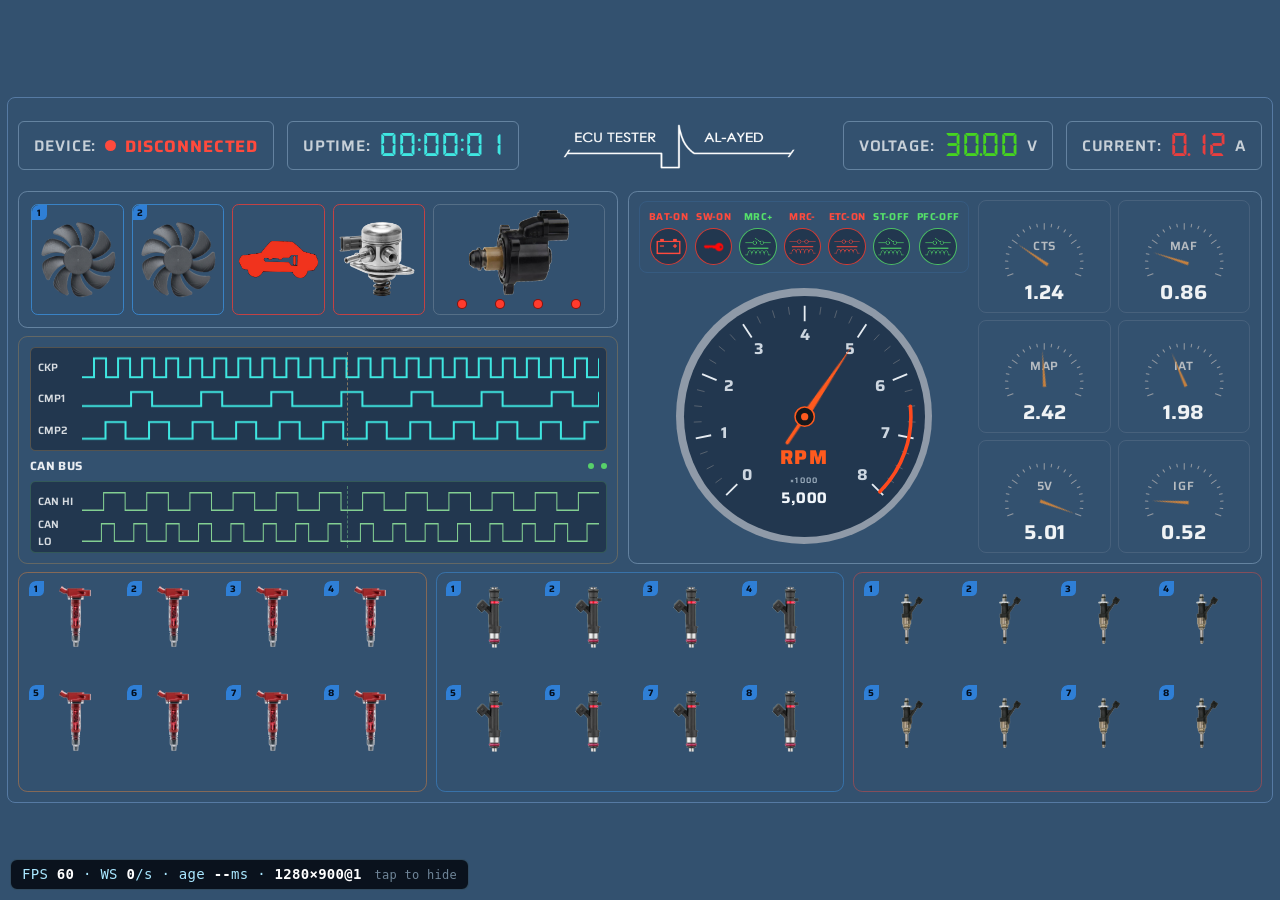
<file: web/index.html>
<!DOCTYPE html>
<html lang="en">
<head>
<meta charset="utf-8">
<meta name="viewport" content="width=device-width, initial-scale=1">
<title>ECU TESTER — AL-AYED</title>
<link rel="stylesheet" href="style.css">
</head>
<body>

<div class="stage" id="stage">
  <!-- Shared SVG gradient defs -->
  <svg width="0" height="0" style="position:absolute" aria-hidden="true"><defs>
    <linearGradient id="mgNeedle" x1="0" y1="0" x2="1" y2="1">
      <stop offset="0" stop-color="#f2b578"></stop>
      <stop offset="0.6" stop-color="#c07a38"></stop>
      <stop offset="1" stop-color="#8a4f1e"></stop>
    </linearGradient>
  </defs></svg>

  <div class="frame">

    <!-- ================= TOP BAR ================= -->
    <div class="topbar">
      <!-- DEVICE STATUS -->
      <div class="readout readout--device" id="device-panel">
        <span class="readout-label">DEVICE:</span>
        <div class="status-led"></div>
        <span class="status-text" id="device-status">CONNECTED</span>
      </div>

      <!-- UPTIME -->
      <div class="readout">
        <span class="readout-label">UPTIME:</span>
        <div class="seg seg--uptime">
          <span class="seg-value" id="uptime">00:00:00</span>
        </div>
      </div>

      <!-- CENTER LOGO -->
      <div class="logo-wrap">
        <img src="assets/img/logo_w.png" alt="ECU TESTER — AL-AYED">
      </div>

      <!-- VOLTAGE -->
      <div class="readout">
        <span class="readout-label">VOLTAGE:</span>
        <div class="seg seg--voltage">
          <span class="seg-value" id="voltage">30.00</span>
        </div>
        <span class="readout-unit">V</span>
      </div>

      <!-- CURRENT -->
      <div class="readout">
        <span class="readout-label">CURRENT:</span>
        <div class="seg seg--current">
          <span class="seg-value" id="current">0.12</span>
        </div>
        <span class="readout-unit">A</span>
      </div>
    </div>

    <!-- ================= MIDDLE ROW ================= -->
    <div class="mid">

      <!-- LEFT COLUMN -->
      <div class="left-col">

        <!-- STATUS BUTTON GRID -->
        <div class="status-grid">
          <div class="status-cell status-cell--fan" data-cell="fan1">
            <div class="num-badge">1</div>
            <img src="assets/img/fan.png" alt="FAN 1">
          </div>
          <div class="status-cell status-cell--fan status-cell--fan2" data-cell="fan2">
            <div class="num-badge">2</div>
            <img src="assets/img/fan.png" alt="FAN 2">
          </div>
          <div class="status-cell status-cell--red" data-cell="imo">
            <img src="assets/img/imo2.png" alt="IMO immobilizer">
          </div>
          <div class="status-cell status-cell--red" data-cell="hip">
            <img src="assets/img/hip.png" alt="HIP high-pressure pump">
          </div>
          <div class="status-cell status-cell--iac" id="iac-cell">
            <img src="assets/img/iac.png" alt="IAC valve">
            <div class="iac-leds">
              <div class="iac-led"></div>
              <div class="iac-led"></div>
              <div class="iac-led"></div>
              <div class="iac-led"></div>
            </div>
          </div>
        </div>

        <!-- OSCILLOSCOPE PANEL -->
        <div class="scope">
          <!-- CKP / CMP plot: one canvas for all three lanes. SVG path mutation
               is the priciest repeated paint on single-threaded TV renderers;
               canvas strokes the same square waves for a fraction of the cost. -->
          <div class="scope-plot scope-plot--ckp">
            <div class="scope-cursor"></div>
            <div class="scope-lanes">
              <span class="trace-label">CKP</span>
              <span class="trace-label">CMP1</span>
              <span class="trace-label">CMP2</span>
            </div>
            <canvas id="scope-canvas"></canvas>
          </div>
          <!-- CAN header -->
          <div class="scope-header">
            <span class="scope-header-title">CAN BUS</span>
            <span class="scope-header-spacer"></span>
            <span class="scope-header-dot"></span>
            <span class="scope-header-dot"></span>
          </div>
          <!-- CAN plot (decorative — no CAN channel in protocol v1). The scroll
               is a stepped (steps()) transform of a background-image div:
               composited, and it damages the screen a few times a second
               instead of every frame (see .can-scroll in style.css). -->
          <div class="scope-plot scope-plot--can">
            <div class="scope-cursor"></div>
            <div class="trace-row">
              <span class="trace-label">CAN HI</span>
              <div class="trace-clip">
                <div class="can-scroll can-scroll--hi" style="animation-duration: var(--canh-dur)"></div>
              </div>
            </div>
            <div class="trace-row">
              <span class="trace-label">CAN LO</span>
              <div class="trace-clip">
                <div class="can-scroll can-scroll--lo" style="animation-duration: var(--canl-dur)"></div>
              </div>
            </div>
          </div>
        </div>
      </div>

      <!-- RIGHT COLUMN : SENSOR GAUGES & RPM -->
      <div class="gauges-panel">
        <div class="gauges-row">
          <!-- left sub: indicators + RPM -->
          <div class="gauges-left">
            <div class="indicators" id="indicators"></div>

            <div class="rpm-wrap">
              <div class="rpm-bezel">
                <div class="rpm-face">
                  <svg viewBox="0 0 400 400">
                    <g id="rpm-ticks"></g>
                    <path id="rpm-redline" class="rpm-redline" fill="none" stroke="#ff4a1e" stroke-width="6" stroke-linecap="round"></path>
                    <g fill="#cdd6e0" font-family="Saira" font-size="26" font-weight="700" text-anchor="middle" dominant-baseline="central">
                      <text x="103.8" y="296.2">0</text>
                      <text x="66.6" y="226.5">1</text>
                      <text x="74.4" y="148.0">2</text>
                      <text x="124.4" y="86.9">3</text>
                      <text x="200" y="64">4</text>
                      <text x="275.6" y="86.9">5</text>
                      <text x="325.6" y="148.0">6</text>
                      <text x="333.4" y="226.5">7</text>
                      <text x="296.2" y="296.2">8</text>
                    </g>
                  </svg>
                  <!-- needle: the wrapper div carries the value rotation, the
                       svg element carries the demo wobble — both element-level
                       transforms (compositor-only); nothing rotates INSIDE an
                       svg (that repaints the dial per frame on TV renderers) -->
                  <div id="rpm-needle">
                    <svg class="rpm-needle-wobble" viewBox="0 0 400 400">
                      <polygon points="200,58 206,200 194,200" fill="#ff5a1e"></polygon>
                      <line x1="200" y1="200" x2="200" y2="252" stroke="#ff5a1e" stroke-width="6" stroke-linecap="round"></line>
                    </svg>
                  </div>
                  <svg viewBox="0 0 400 400" aria-hidden="true">
                    <circle cx="200" cy="200" r="16" fill="#15181c" stroke="#ff5a1e" stroke-width="2.5"></circle>
                    <circle cx="200" cy="200" r="6" fill="#ff5a1e"></circle>
                  </svg>
                  <div class="rpm-center">
                    <div class="rpm-title">RPM</div>
                    <div class="rpm-x1000">×1000</div>
                    <div class="rpm-reading" id="rpm-reading">5,000</div>
                  </div>
                </div>
              </div>
            </div>
          </div>

          <!-- right sub: mini gauges -->
          <div class="mini-gauges" id="mini-gauges"></div>
        </div>
      </div>
    </div>

    <!-- ================= OUTPUT DRIVER BANKS ================= -->
    <div class="banks">
      <div class="bank bank--coil">
        <div class="bank-grid" id="bank-coil"></div>
      </div>
      <div class="bank bank--inj">
        <div class="bank-grid" id="bank-inj"></div>
      </div>
      <div class="bank bank--gdi">
        <div class="bank-grid" id="bank-gdi"></div>
      </div>
    </div>

  </div>
</div>

<!-- Classic scripts (NOT ES modules): old TV browsers (< Chromium 61) don't run
     type="module", which left them stuck in demo mode. Load order matters:
     app.js (ECU API + ECUqs) -> protocol -> websocket -> live -> diag. -->
<script src="app.js"></script>
<script src="js/protocol.js"></script>
<script src="js/websocket.js"></script>
<script src="js/live.js"></script>
<script src="js/diag.js"></script>
</body>
</html>
</file>
<file: web/style.css>
/* ==========================================================================
   ECU TESTER Dashboard — AL-AYED
   1920×1080 design canvas, scaled to fit the viewport (crisp at 4K).

   FLAT MARINE SKIN: single unified navy background, flat colors, 1px borders,
   no gradients / box-shadows / text-shadows / filters anywhere. This is the
   production design — the display devices are TV-class single-threaded
   renderers where decorative paint costs frames (see web/README.md).
   ========================================================================== */

/* ---- Fonts (self-hosted, works offline) ---- */
@font-face {
  font-family: 'Saira';
  font-style: normal;
  font-weight: 100 900;
  font-stretch: 100%;
  font-display: swap;
  src: url('assets/fonts/saira-latin.woff2') format('woff2');
  unicode-range: U+0000-00FF, U+0131, U+0152-0153, U+02BB-02BC, U+02C6, U+02DA, U+02DC, U+0304, U+0308, U+0329, U+2000-206F, U+20AC, U+2122, U+2191, U+2193, U+2212, U+2215, U+FEFF, U+FFFD;
}
@font-face {
  font-family: 'Saira';
  font-style: normal;
  font-weight: 100 900;
  font-stretch: 100%;
  font-display: swap;
  src: url('assets/fonts/saira-latin-ext.woff2') format('woff2');
  unicode-range: U+0100-02BA, U+02BD-02C5, U+02C7-02CC, U+02CE-02D7, U+02DD-02FF, U+0304, U+0308, U+0329, U+1D00-1DBF, U+1E00-1E9F, U+1EF2-1EFF, U+2020, U+20A0-20AB, U+20AD-20C0, U+2113, U+2C60-2C7F, U+A720-A7FF;
}
@font-face {
  font-family: 'Saira';
  font-style: normal;
  font-weight: 100 900;
  font-stretch: 100%;
  font-display: swap;
  src: url('assets/fonts/saira-vietnamese.woff2') format('woff2');
  unicode-range: U+0102-0103, U+0110-0111, U+0128-0129, U+0168-0169, U+01A0-01A1, U+01AF-01B0, U+0300-0301, U+0303-0304, U+0308-0309, U+0323, U+0329, U+1EA0-1EF9, U+20AB;
}
@font-face {
  font-family: 'DSEG7';
  font-style: normal;
  font-weight: 700;
  font-display: swap;
  src: url('assets/fonts/dseg7-classic-700.woff2') format('woff2');
}

/* ---- Palette (flat) + animation timing driven from JS (RPM-scaled) ---- */
:root {
  --navy: #33516f;        /* unified marine background ("white navy") */
  --navy-deep: #22374f;   /* scope screens + dial faces */
  --line: rgba(160, 190, 220, 0.45); /* default panel border */
  --spark-dur: 1.11s;
  --spray-dur: 1.02s;
  --gdi-dur: 0.97s;
  --canh-dur: 12s;   /* slow, smooth CAN scroll */
  --canl-dur: 15s;
}

* { box-sizing: border-box; }

html, body {
  margin: 0;
  padding: 0;
  background: var(--navy);
  overflow: hidden;
  width: 100%;
  height: 100%;
}

/* ---- Keyframes (GPU-friendly: transform + opacity only) ---- */
@keyframes fan-spin { to { transform: rotate(360deg); } }

@keyframes spark-flicker {
  0%, 3.5%, 17%, 100% { opacity: 0; }
  4%                  { opacity: 1; }
  7%                  { opacity: .9; }
  10%                 { opacity: .2; }
  13%                 { opacity: .75; }
}

/* spark-like: instant full-size burst, opacity only (no scale blending) */
@keyframes spray-pulse {
  0%, 3.5%, 22%, 100% { opacity: 0; }
  4%                  { opacity: 1; }
  14%                 { opacity: .85; }
}

@keyframes mini-needle-wobble {
  0%, 100% { transform: rotate(-2.5deg); }
  50%      { transform: rotate(3.2deg); }
}

@keyframes rpm-needle-wobble {
  0%, 100% { transform: rotate(-0.6deg); }
  50%      { transform: rotate(0.8deg); }
}

/* ==========================================================================
   Stage — fixed 1920×1080 canvas scaled to the viewport by JS
   ========================================================================== */
.stage {
  width: 1920px;
  height: 1080px;
  position: absolute;
  top: 0;
  left: 0;
  transform-origin: top left;
  background: var(--navy);
  font-family: 'Saira', sans-serif;
  overflow: hidden;
}

/* Outer frame — flat bezel line on the unified background.
   No `inset:` (needs Chromium 87+) and no flex `gap` (needs 84+) anywhere in
   this file — the old bench TV (~Chromium 49–60) ignores both silently, which
   collapsed every gutter and unpinned this frame. Gutters are child margins. */
.frame {
  position: absolute;
  top: 10px;
  right: 10px;
  bottom: 10px;
  left: 10px;
  border-radius: 12px;
  padding: 16px;
  display: flex;
  flex-direction: column;
  background: var(--navy);
  border: 2px solid #567aa3;
}

/* ==========================================================================
   Top bar — DEVICE · UPTIME · logo · VOLTAGE · CURRENT
   ========================================================================== */
.topbar {
  height: 112px;
  flex: none;
  display: flex;
  align-items: center;
}
.topbar > * + * { margin-left: 20px; }

.readout {
  display: flex;
  align-items: center;
  padding: 16px 22px;
  border-radius: 9px;
  border: 1px solid var(--line);
}
.readout > * + * { margin-left: 12px; }
.readout--device > * + * { margin-left: 13px; }

.readout-label {
  color: #c7d0d8;
  font-weight: 600;
  font-size: 23px;
  letter-spacing: .06em;
}
.readout-unit {
  color: #c7d0d8;
  font-weight: 600;
  font-size: 23px;
  align-self: flex-end;
}

/* Device status LED + text (flat) */
.status-led {
  width: 17px;
  height: 17px;
  border-radius: 50%;
  background: #3ce06a;
}
.status-text {
  font-weight: 700;
  font-size: 25px;
  letter-spacing: .05em;
  color: #3ce06a;
}
.readout--device.is-disconnected .status-led { background: #ff4a3d; }
.readout--device.is-disconnected .status-text { color: #ff4a3d; }

/* 7-segment LED readouts (no ghost digits — one paint per update) */
.seg {
  position: relative;
  line-height: 1;
}
.seg-value {
  font-family: 'DSEG7', ui-monospace, monospace;
  font-size: 35px;
  position: relative;
  font-variant-numeric: tabular-nums;
}
.seg--uptime  .seg-value { color: #3fe7e1; }
.seg--voltage .seg-value { color: #46d420; }
.seg--current .seg-value { color: #e73f3f; }

.logo-wrap {
  flex: 1;
  position: relative;
  height: 100%;
  display: flex;
  align-items: center;
  justify-content: center;
}
.logo-wrap img {
  height: 100px;
  object-fit: contain;
}

/* ==========================================================================
   Middle row
   ========================================================================== */
.mid {
  flex: 1;
  min-height: 0;
  margin-top: 12px;
  display: flex;
}

.left-col {
  width: 900px;
  flex: none;
  display: flex;
  flex-direction: column;
  min-height: 0;
}

/* ---- Status button grid: FAN 1 · FAN 2 · IMO · HIP · IAC ---- */
.status-grid {
  height: 206px;
  flex: none;
  border-radius: 14px;
  padding: 18px;
  border: 1px solid var(--line);
  /* flex, not grid: CSS grid is unsupported on old TV browsers (< Chromium 57),
     where it scrambled the cells. Spacing via cell margins (flex `gap` needs 84+). */
  display: flex;
}

.status-cell {
  position: relative;
  flex: 1;
  margin-left: 12px;
  display: flex;
  flex-direction: column;
  align-items: center;
  justify-content: center;
  padding: 8px;
  overflow: hidden;
  border-radius: 10px;
  font-weight: 700;
  letter-spacing: .05em;
}
.status-cell:first-child { margin-left: 0; }
.status-cell img {
  flex: 1;
  min-height: 0;
  width: 100%;
  object-fit: contain;
}

.status-cell--fan {
  color: #5fb8ff;
  border: 1px solid rgba(63, 164, 255, 0.6);
}
.status-cell--fan img {
  width: 180px;
  transform-origin: 50% 50%;
  will-change: transform;
}
/* On = ease-in spin-up (one rev) then a steady clockwise spin; both fans turn the
   SAME way. Off = setFanRunning() freezes the live angle and this transition coasts
   it to a stop. Constant speed, no RPM link. */
.status-cell--fan.fan-run img {
  animation: fan-spin 1.05s ease-in, fan-spin 1.15s linear 1.05s infinite;
}
.status-cell--fan.fan-coast img {
  transition: transform 1.15s cubic-bezier(0.15, 0.6, 0.3, 1);
}

.status-cell--red {
  color: #ff5b50;
  border: 1px solid rgba(255, 60, 50, 0.7);
}

.status-cell--iac {
  flex: 2;
  color: #e8edf2;
  border: 1px solid rgba(150, 165, 180, 0.35);
}

.iac-leds {
  flex: none;
  display: flex;
  justify-content: space-around; /* not space-evenly — needs Chromium 60+ */
  align-items: center;
  width: 100%;
  margin-top: 4px;
  padding: 2px 6px 0;
}
.iac-led {
  width: 15px;
  height: 15px;
  border-radius: 50%;
  background: #ff3b2d;
  border: 1px solid rgba(120, 10, 5, 0.85);
}
.iac-led.is-off {
  background: #331914;
  border: 1px solid rgba(60, 15, 10, 0.85);
}

/* Corner number badge (shared: fan cells + bank cells) */
.num-badge {
  position: absolute;
  top: 0;
  left: 0;
  width: 22px;
  height: 22px;
  border-top-left-radius: 10px;
  border-bottom-right-radius: 8px;
  background: #2f7fd6;
  color: #04101f;
  font-weight: 700;
  font-size: 14px;
  display: flex;
  align-items: center;
  justify-content: center;
  z-index: 2;
}

/* ---- Oscilloscope panel ---- */
.scope {
  flex: 1;
  min-height: 0;
  margin-top: 12px;
  border-radius: 14px;
  padding: 14px 16px;
  border: 1px solid rgba(200, 150, 80, 0.32);
  display: flex;
  flex-direction: column;
}
.scope > * + * { margin-top: 8px; }

.scope-plot {
  position: relative;
  min-height: 0;
  border-radius: 8px;
  background: var(--navy-deep);
  padding: 6px 10px;
  display: flex;
  flex-direction: column;
}
.scope-plot--ckp {
  flex: 1.5;
  border: 1px solid rgba(200, 150, 80, 0.3);
  /* label column + one shared canvas (see app.js scope section) */
  flex-direction: row;
  align-items: stretch;
}
.scope-plot--can {
  flex: 1;
  border: 1px solid rgba(90, 170, 110, 0.3);
}

.scope-cursor {
  position: absolute;
  left: 55%;
  top: 6px;
  bottom: 6px;
  width: 0;
  border-left: 1px dashed rgba(210, 170, 110, 0.55);
}
.scope-plot--can .scope-cursor { border-left-color: rgba(120, 200, 140, 0.5); }
.stage.no-cursor .scope-cursor { display: none; }

.trace-row {
  flex: 1;
  display: flex;
  align-items: center;
  min-height: 0;
}
.trace-label {
  width: 56px;
  flex: none;
  color: #d8dde2;
  font-weight: 600;
  font-size: 16px;
}
.scope-lanes {
  width: 56px;
  flex: none;
  display: flex;
  flex-direction: column;
}
.scope-lanes .trace-label {
  flex: 1;
  display: flex;
  align-items: center;
}
#scope-canvas {
  flex: 1;
  min-width: 0;
  margin-left: 10px;
  display: block;
}

/* CAN scroll: pattern is a background-image on a plain div whose transform
   animates on the compositor — zero per-frame paint (app.js buildScope sets
   the data-URI backgrounds) */
.trace-clip {
  flex: 1;
  height: 34px;
  margin-left: 10px;
  position: relative;
  overflow: hidden;
}
.can-scroll {
  position: absolute;
  left: 0;
  top: 0;
  width: 200%;
  height: 100%;
  background-repeat: repeat-x;
  background-size: 50% 100%;
  will-change: transform;
  /* stepped, not linear: a smooth 60 Hz transform keeps the software
     compositor re-blending this strip every frame; steps(96) reads the same
     slow crawl at ~8 blends/s (≈87% fewer) */
  animation: can-scroll 12s steps(96) infinite;
}
@keyframes can-scroll {
  from { transform: translateX(0); }
  to   { transform: translateX(-50%); }
}

.scope-header {
  display: flex;
  align-items: center;
}
.scope-header > * + * { margin-left: 10px; }
.scope-header-title {
  color: #e9edf1;
  font-weight: 700;
  font-size: 18px;
  letter-spacing: .03em;
}
.scope-header-spacer { flex: 1; }
.scope-header-dot {
  width: 9px;
  height: 9px;
  border-radius: 50%;
  background: #57d06a;
}

/* ==========================================================================
   Right column — indicators, RPM gauge, mini sensor gauges
   ========================================================================== */
.gauges-panel {
  flex: 1;
  min-width: 0;
  margin-left: 14px;
  position: relative;
  border-radius: 14px;
  padding: 14px 16px 16px;
  border: 1px solid var(--line);
  display: flex;
  flex-direction: column;
}

.gauges-row {
  flex: 1;
  min-height: 0;
  display: flex;
}

.gauges-left {
  width: 54%;
  flex: none;
  display: flex;
  flex-direction: column;
  min-height: 0;
}

/* ---- Indicator row ---- */
.indicators {
  flex: none;
  border-radius: 12px;
  padding: 10px 8px;
  border: 1px solid rgba(60, 110, 160, 0.35);
  display: flex;
  justify-content: space-around;
}

.indicator {
  display: flex;
  flex-direction: column;
  align-items: center;
}
.indicator-label {
  font-weight: 700;
  font-size: 15px;
  letter-spacing: .03em;
}
.indicator-circle {
  width: 56px;
  height: 56px;
  margin-top: 6px;
  border-radius: 50%;
  overflow: hidden;
  display: flex;
  align-items: center;
  justify-content: center;
  background: var(--navy-deep);
}
.indicator-circle img {
  width: 80%;
  height: auto;
  object-fit: contain;
}
.indicator--bat  .indicator-circle img { width: 74%; }
.indicator--swon .indicator-circle img { width: 82%; }

.indicator--red .indicator-label { color: #ff4a3d; }
.indicator--red .indicator-circle { border: 2px solid rgba(255, 60, 45, 0.8); }

.indicator--green .indicator-label { color: #55e06a; }
.indicator--green .indicator-circle { border: 2px solid rgba(85, 224, 106, 0.8); }

/* ---- RPM gauge ---- */
.rpm-wrap {
  flex: 1;
  min-height: 0;
  margin-top: 12px;
  display: flex;
  align-items: center;
  justify-content: center;
}
.rpm-bezel {
  position: relative;
  /* fixed square: the stage canvas is a constant 1920×1080, and aspect-ratio /
     min() are unsupported on TV-class browsers (gauge collapses to 0 height) */
  width: 384px;
  height: 384px;
  border-radius: 50%;
  padding: 11px;
  background: #8f9aa8;
}
.rpm-face {
  position: relative;
  width: 100%;
  height: 100%;
  border-radius: 50%;
  overflow: hidden;
  background: var(--navy-deep);
}
.rpm-face svg {
  position: absolute;
  left: 0;
  top: 0;
  width: 100%;
  height: 100%;
}
#rpm-needle {
  /* wrapper DIV carrying the value rotation; the wobble animates the <svg>
     ELEMENT inside it. Both are element-level transforms (composited) —
     nothing ever rotates inside an svg (that repaints the dial per frame on
     TV renderers). Needles step at the data rate (no glide transition). */
  position: absolute;
  left: 0;
  top: 0;
  width: 100%;
  height: 100%;
  transform-origin: 50% 50%;
  will-change: transform;
}
.rpm-needle-wobble {
  transform-origin: 50% 50%;
  animation: rpm-needle-wobble 1.6s ease-in-out infinite; /* demo only */
}
.rpm-center {
  position: absolute;
  left: 0;
  right: 0;
  top: 60%;
  text-align: center;
  pointer-events: none;
}
.rpm-title {
  color: #ff5a1e;
  font-weight: 800;
  font-size: 30px;
  letter-spacing: .08em;
}
.rpm-x1000 {
  color: #9fb0c0;
  font-weight: 600;
  font-size: 12px;
  letter-spacing: .14em;
  margin-top: 2px;
}
.rpm-reading {
  color: #f0f5fa;
  font-weight: 700;
  font-size: 23px;
  line-height: 1;
  letter-spacing: .03em;
  margin-top: 6px;
  font-variant-numeric: tabular-nums;
}

/* ---- Mini sensor gauges (2 × 3) ---- */
.mini-gauges {
  flex: 1;
  min-width: 0;
  margin-left: 14px;
  display: flex;
  flex-wrap: wrap;
  align-content: center;
}
.mini-gauge {
  position: relative;
  width: calc(50% - 5px); /* 2 columns; 10px gutter via margins (old-TV safe) */
  height: 170px;
  margin: 0 0 10px 0;
  border-radius: 12px;
  overflow: hidden;
  border: 1px solid rgba(122, 138, 158, 0.28);
  display: flex;
  align-items: center;
  justify-content: center;
  padding: 8px 6px;
}
.mini-gauge:nth-child(odd) { margin-right: 10px; }
.mini-gauge:nth-child(n+5) { margin-bottom: 0; } /* last row: no bottom gutter (match grid) */
.mg-inner {
  position: relative;
  width: 100%;
  max-width: 196px;
}
.mg-inner svg {
  display: block;
  overflow: visible;
  position: relative;
  width: 100%;
}
.mg-name {
  position: absolute;
  left: 0;
  right: 0;
  top: 28%;
  text-align: center;
  color: #b6bbc0;
  font-weight: 600;
  font-size: 18px;
  letter-spacing: .05em;
  pointer-events: none;
}
.mg-value {
  position: absolute;
  left: 0;
  right: 0;
  bottom: 1%;
  text-align: center;
  color: #f0f3f5;
  font-weight: 700;
  font-size: 30px;
  line-height: 1;
  letter-spacing: .01em;
  pointer-events: none;
}
/* overlay DIV carrying the value rotation (composited element transform);
   pivot = needle hub (70,60) in the 140×106 viewBox => 50% 56.6%. The demo
   wobble animates the <svg> ELEMENT inside it (also composited) — never the
   polygon: a transform inside an svg repaints the whole gauge per frame. */
.mg-needle-rot {
  position: absolute;
  left: 0;
  top: 0;
  width: 100%;
  height: 100%;
  transform-origin: 50% 56.6%;
  will-change: transform;
}
.mg-needle-rot svg {
  height: 100%;
  transform-origin: 50% 56.6%;
  animation: mini-needle-wobble 3.2s ease-in-out infinite; /* demo only */
}

/* ==========================================================================
   Output driver banks — COILs · INJECTORs · GDI
   ========================================================================== */
.banks {
  height: 330px;
  flex: none;
  margin-top: 12px;
  display: flex;
}
.bank + .bank { margin-left: 14px; }

.bank {
  flex: 1;
  min-width: 0;
  position: relative;
  border-radius: 14px;
  padding: 12px 14px 14px;
  display: flex;
  flex-direction: column;
}
.bank--coil { border: 1px solid rgba(255, 140, 50, 0.4); }
.bank--inj  { border: 1px solid rgba(63, 164, 255, 0.4); }
.bank--gdi  { border: 1px solid rgba(255, 74, 61, 0.4); }

.bank-grid {
  flex: 1;
  min-height: 0;
  display: flex;
  flex-wrap: wrap;
}

.bank-cell {
  position: relative;
  width: calc(25% - 7.5px); /* 4 columns; 10px gutters via margins (old-TV safe) */
  height: 146px;            /* 2 rows in the ~302px bank-grid (matches the old grid) */
  margin: 0 10px 10px 0;
  border-radius: 10px;
  display: flex;
  flex-direction: column;
  align-items: center;
  justify-content: center;
  padding: 4px;
  contain: paint; /* spark/spray damage never repaints outside the cell */
}
.bank-cell:nth-child(4n) { margin-right: 0; }
.bank-cell:nth-child(n+5) { margin-bottom: 0; }

.bank-cell > img {
  height: 92px;
  width: auto;
  object-fit: contain;
  margin: 1px 0 4px;
}
.bank--coil .bank-cell > img { margin-top: 0.1px; }

/* Animation zone under each component */
.anim-slot {
  flex: none;
  width: 86%;
  height: 30px;
  margin: 2px 0 3px;
  position: relative;
  contain: layout;
}
/* .anim-layer sprites get `will-change: opacity` in their holders below —
   deliberate (web/README.md): each spark/spray owns a small cached layer so
   the static page rasterizes once and per frame only animated bitmaps blend */

/* Spark effect (coils) */
.spark-holder {
  position: absolute;
  left: 50%;
  top: -6px;
  transform: translateX(-50%);
  width: 74px;
  height: 66px;
  pointer-events: none;
}
.spark-holder img {
  width: 100%;
  height: 100%;
  object-fit: contain;
  /* brightness baked into spark_lit.png — a CSS filter on an animating layer
     costs per-frame filtering on TV browsers */
  opacity: 0;
  will-change: opacity; /* own cached layer: static page paints once */
  animation: spark-flicker var(--spark-dur) step-end infinite;
}

/* Spray effect (injectors + GDI) */
.spray-holder {
  position: absolute;
  left: 50%;
  top: 0;
  width: 88px;
  height: 46px;
  margin-left: -40px;
  pointer-events: none;
  overflow: hidden;
}
.spray-holder img {
  position: absolute;
  left: 50%;
  top: 0;
  transform: translateX(-50%); /* static — keyframes animate opacity only */
  width: 88px;
  height: 148px;
  object-fit: cover;
  object-position: 50% 92%;
  opacity: 0;
  will-change: opacity; /* own cached layer: static page paints once */
  animation: spray-pulse var(--spray-dur) step-end infinite;
}
.bank--gdi .spray-holder {
  width: 92px;
  margin-left: -50px;
}
.bank--gdi .spray-holder img {
  width: 92px;
  animation-duration: var(--gdi-dur);
  /* brightness/saturation baked into spray_gdi.png (see .spark-holder note) */
}

/* ==========================================================================
   Live mode — added for the ESP32 device link (js/live.js).
   Until the first real frame arrives the dashboard free-runs as a demo.
   Once .is-live is set, every demo loop is gated by telemetry: bank cells,
   fans and the red status cells animate only while their channel bit is
   active, and the fake needle wobble yields to real 30 Hz data.
   ========================================================================== */

/* coils / injectors / GDI: spark & spray only while the latched bit is set */
.stage.is-live .bank-cell:not(.is-active) .anim-layer {
  animation: none;
  opacity: 0;
}

/* fans are gated by setFanRunning (fan-run / fan-coast classes) in app.js, not CSS */

/* IMO / HIP cells go dark when inactive */
.stage.is-live .status-cell--red:not(.is-active) {
  color: #6d7076;
  border-color: rgba(120, 130, 145, 0.3);
}
.stage.is-live .status-cell--red:not(.is-active) img {
  filter: grayscale(1) brightness(.5);
  opacity: .55;
}

/* relay/tell-tale indicators dim when off */
.stage.is-live .indicator.is-off .indicator-label {
  color: #6d7076;
}
.stage.is-live .indicator.is-off .indicator-circle {
  border-color: rgba(110, 120, 135, 0.35);
}
.stage.is-live .indicator.is-off .indicator-circle img {
  filter: grayscale(1) brightness(.5);
  opacity: .55;
}

/* real data replaces the demo needle wobble */
.stage.is-live .mg-needle-rot svg,
.stage.is-live .rpm-needle-wobble {
  animation: none;
}

/* ==========================================================================
   Diagnostic overlay + render modes (js/diag.js).
   Sits OUTSIDE the scaled stage so it is always crisp and near-free to paint.
   ========================================================================== */
#diag {
  position: fixed;
  left: 10px;
  bottom: 10px;
  z-index: 99999;
  font: 14px/1.35 ui-monospace, "Cascadia Code", Menlo, monospace;
  color: #a9e7ff;
  background: rgba(2, 6, 12, 0.82);
  border: 1px solid rgba(120, 180, 220, 0.35);
  border-radius: 7px;
  padding: 5px 11px;
  letter-spacing: 0.02em;
  cursor: pointer;
  user-select: none;
  -webkit-user-select: none;
}
#diag b { color: #fff; font-variant-numeric: tabular-nums; }
#diag .d-hint { color: #6f8598; margin-left: 4px; font-size: 12px; }
</file>
